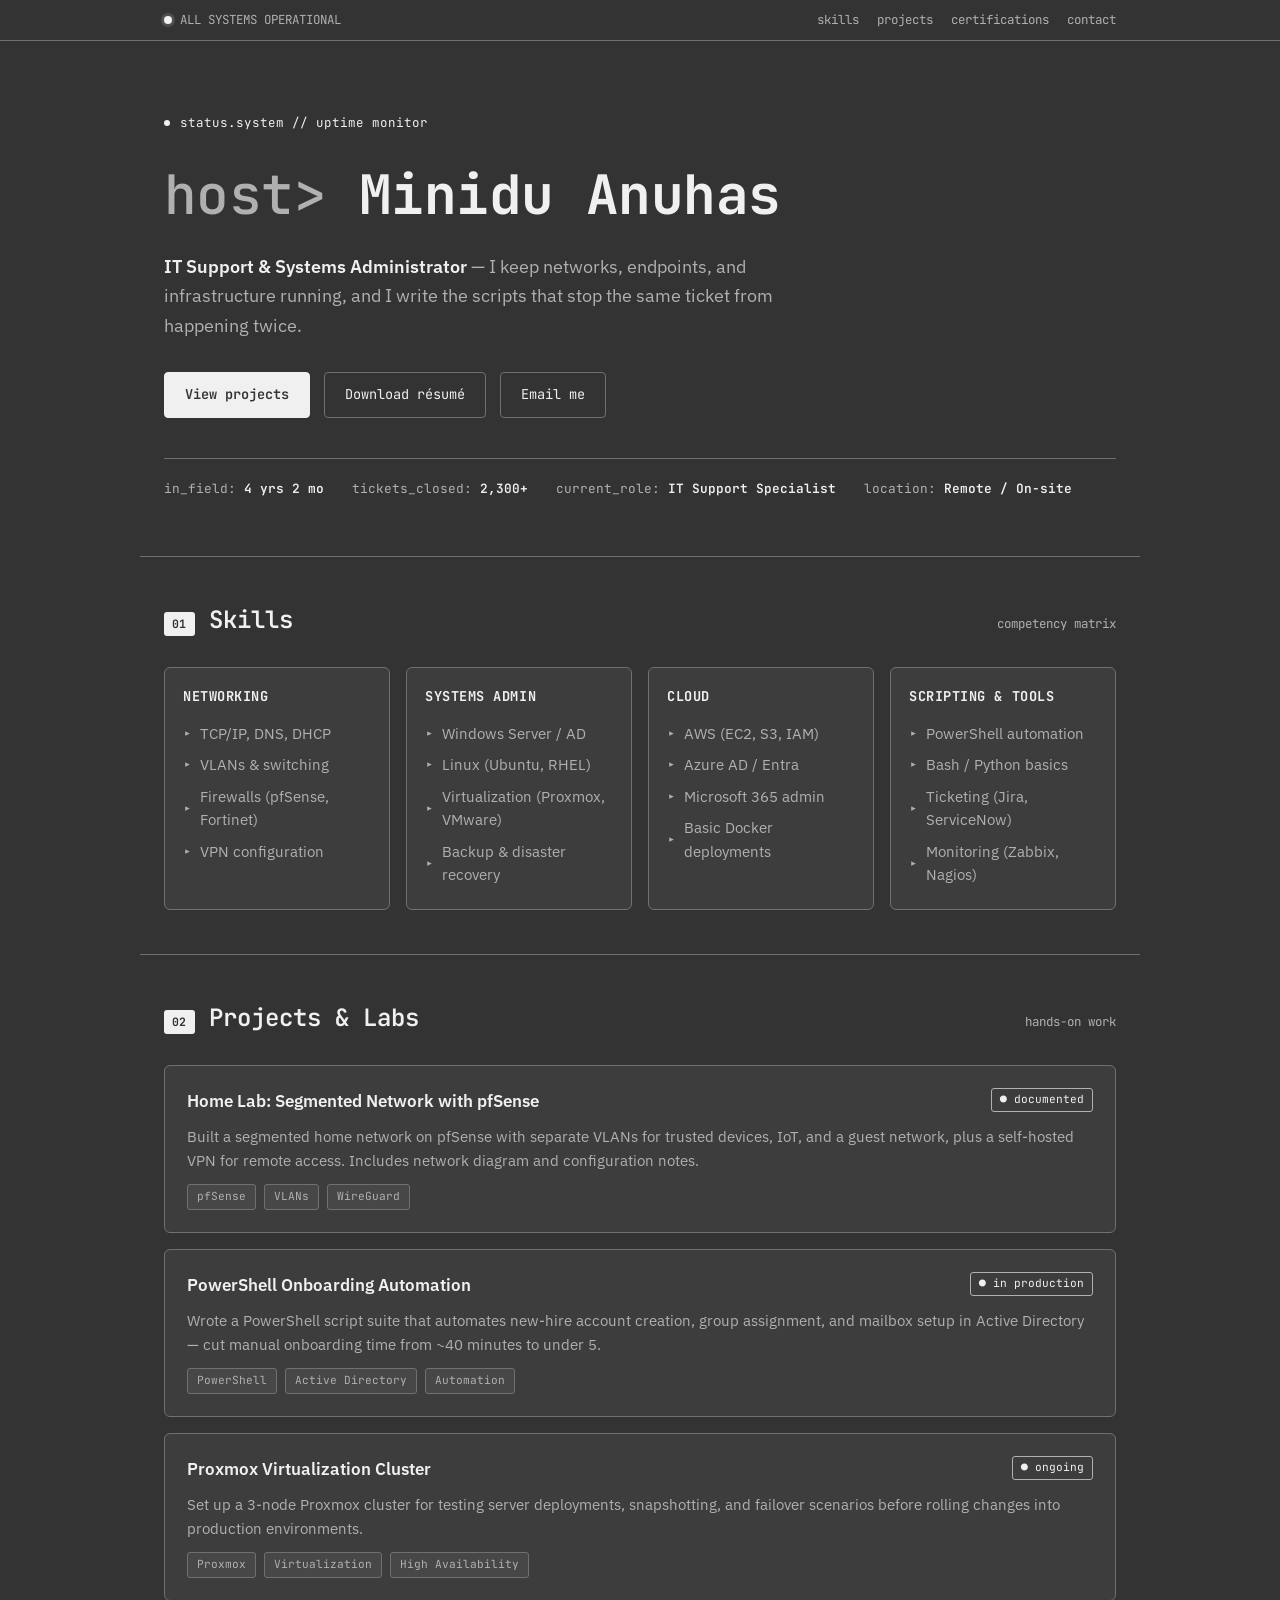
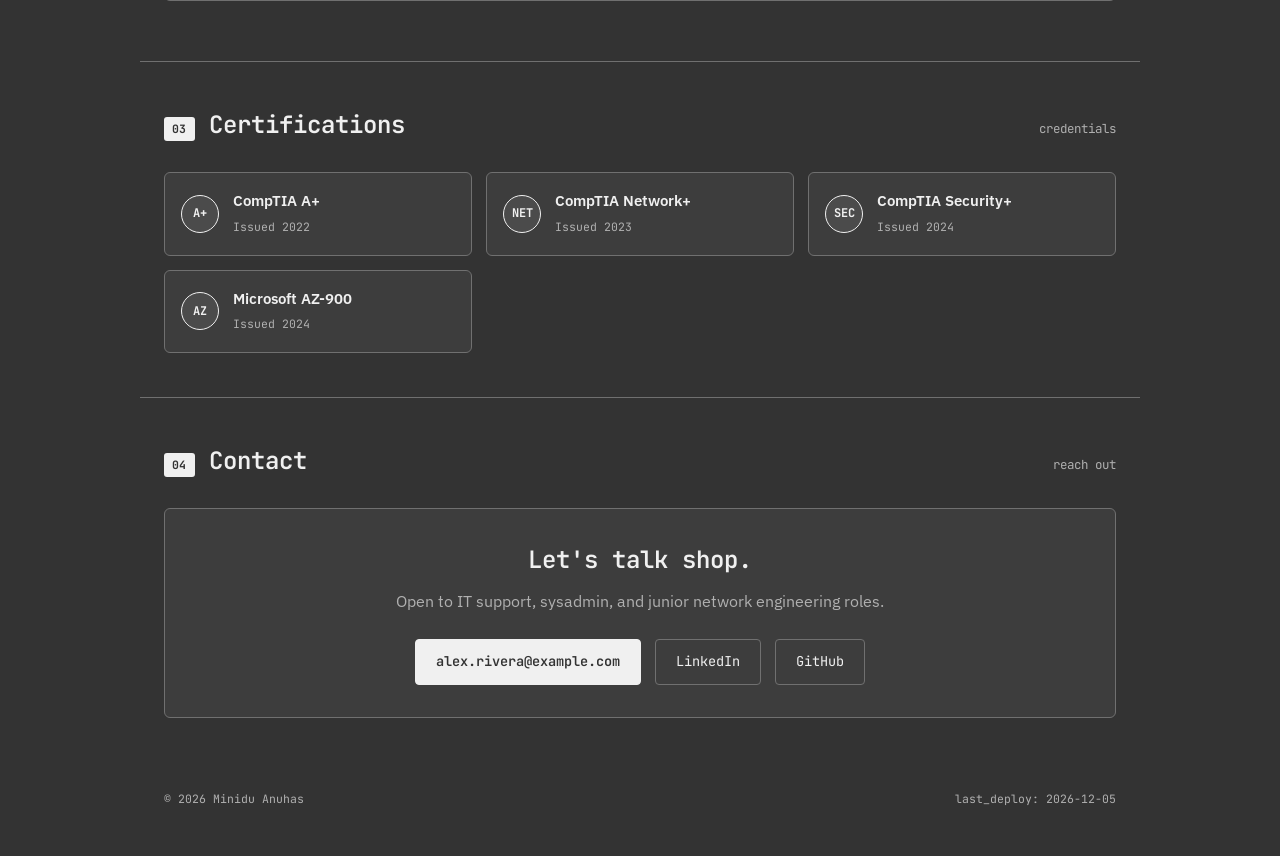
<file: index.html>
<!DOCTYPE html>
<html lang="en">
<head>
<meta charset="UTF-8">
<meta name="viewport" content="width=device-width, initial-scale=1.0">
<title>Minidu Anuhas — IT Systems Portfolio</title>
<link rel="preconnect" href="https://fonts.googleapis.com">
<link href="https://fonts.googleapis.com/css2?family=JetBrains+Mono:wght@400;500;600;700&family=IBM+Plex+Sans:wght@400;500;600;700&display=swap" rel="stylesheet">
<link rel="stylesheet" href="style.css">
</head>
<body>

<div class="statusbar">
  <div class="statusbar-inner">
    <div class="statusbar-left">
      <span class="dot"></span>
      <span>ALL SYSTEMS OPERATIONAL</span>
    </div>
    <nav class="statusbar-nav">
      <a href="#skills">skills</a>
      <a href="#projects">projects</a>
      <a href="#certs">certifications</a>
      <a href="#contact">contact</a>
    </nav>
  </div>
</div>

<div class="hero">
  <div class="hero-eyebrow">status.system // uptime monitor</div>
  <h1><span class="prompt">host&gt;</span> Minidu Anuhas</h1>
  <p class="hero-role">
    <strong>IT Support &amp; Systems Administrator</strong> — I keep networks, endpoints,
    and infrastructure running, and I write the scripts that stop the same ticket
    from happening twice.
  </p>
  <div class="hero-actions">
    <a href="#projects" class="btn btn-primary">View projects</a>
    <a href="resume.pdf" class="btn btn-ghost">Download résumé</a>
    <a href="mailto:alex.rivera@example.com" class="btn btn-ghost">Email me</a>
  </div>
  <div class="uptime">
    <div>in_field: <span>4 yrs 2 mo</span></div>
    <div>tickets_closed: <span>2,300+</span></div>
    <div>current_role: <span>IT Support Specialist</span></div>
    <div>location: <span>Remote / On-site</span></div>
  </div>
</div>

<section id="skills">
  <div class="section-head">
    <span class="section-tag">01</span>
    <h2>Skills</h2>
    <span class="section-sub">competency matrix</span>
  </div>
  <div class="skills-grid">
    <div class="skill-card">
      <h3>Networking</h3>
      <ul>
        <li>TCP/IP, DNS, DHCP</li>
        <li>VLANs &amp; switching</li>
        <li>Firewalls (pfSense, Fortinet)</li>
        <li>VPN configuration</li>
      </ul>
    </div>
    <div class="skill-card">
      <h3>Systems Admin</h3>
      <ul>
        <li>Windows Server / AD</li>
        <li>Linux (Ubuntu, RHEL)</li>
        <li>Virtualization (Proxmox, VMware)</li>
        <li>Backup &amp; disaster recovery</li>
      </ul>
    </div>
    <div class="skill-card">
      <h3>Cloud</h3>
      <ul>
        <li>AWS (EC2, S3, IAM)</li>
        <li>Azure AD / Entra</li>
        <li>Microsoft 365 admin</li>
        <li>Basic Docker deployments</li>
      </ul>
    </div>
    <div class="skill-card">
      <h3>Scripting &amp; Tools</h3>
      <ul>
        <li>PowerShell automation</li>
        <li>Bash / Python basics</li>
        <li>Ticketing (Jira, ServiceNow)</li>
        <li>Monitoring (Zabbix, Nagios)</li>
      </ul>
    </div>
  </div>
</section>

<section id="projects">
  <div class="section-head">
    <span class="section-tag">02</span>
    <h2>Projects &amp; Labs</h2>
    <span class="section-sub">hands-on work</span>
  </div>

  <div class="project">
    <div class="project-top">
      <h3>Home Lab: Segmented Network with pfSense</h3>
      <span class="project-status">● documented</span>
    </div>
    <p>
      Built a segmented home network on pfSense with separate VLANs for
      trusted devices, IoT, and a guest network, plus a self-hosted VPN
      for remote access. Includes network diagram and configuration notes.
    </p>
    <div class="project-meta">
      <span class="tag">pfSense</span>
      <span class="tag">VLANs</span>
      <span class="tag">WireGuard</span>
    </div>
  </div>

  <div class="project">
    <div class="project-top">
      <h3>PowerShell Onboarding Automation</h3>
      <span class="project-status">● in production</span>
    </div>
    <p>
      Wrote a PowerShell script suite that automates new-hire account
      creation, group assignment, and mailbox setup in Active Directory —
      cut manual onboarding time from ~40 minutes to under 5.
    </p>
    <div class="project-meta">
      <span class="tag">PowerShell</span>
      <span class="tag">Active Directory</span>
      <span class="tag">Automation</span>
    </div>
  </div>

  <div class="project">
    <div class="project-top">
      <h3>Proxmox Virtualization Cluster</h3>
      <span class="project-status">● ongoing</span>
    </div>
    <p>
      Set up a 3-node Proxmox cluster for testing server deployments,
      snapshotting, and failover scenarios before rolling changes into
      production environments.
    </p>
    <div class="project-meta">
      <span class="tag">Proxmox</span>
      <span class="tag">Virtualization</span>
      <span class="tag">High Availability</span>
    </div>
  </div>
</section>

<section id="certs">
  <div class="section-head">
    <span class="section-tag">03</span>
    <h2>Certifications</h2>
    <span class="section-sub">credentials</span>
  </div>
  <div class="certs">
    <div class="cert">
      <div class="cert-badge">A+</div>
      <div>
        <h4>CompTIA A+</h4>
        <span>Issued 2022</span>
      </div>
    </div>
    <div class="cert">
      <div class="cert-badge">NET</div>
      <div>
        <h4>CompTIA Network+</h4>
        <span>Issued 2023</span>
      </div>
    </div>
    <div class="cert">
      <div class="cert-badge">SEC</div>
      <div>
        <h4>CompTIA Security+</h4>
        <span>Issued 2024</span>
      </div>
    </div>
    <div class="cert">
      <div class="cert-badge">AZ</div>
      <div>
        <h4>Microsoft AZ-900</h4>
        <span>Issued 2024</span>
      </div>
    </div>
  </div>
</section>

<section id="contact">
  <div class="section-head">
    <span class="section-tag">04</span>
    <h2>Contact</h2>
    <span class="section-sub">reach out</span>
  </div>
  <div class="contact-panel">
    <h2>Let's talk shop.</h2>
    <p>Open to IT support, sysadmin, and junior network engineering roles.</p>
    <div class="contact-links">
      <a href="mailto:alex.rivera@example.com" class="btn btn-primary">alex.rivera@example.com</a>
      <a href="https://linkedin.com/in/yourname" class="btn btn-ghost">LinkedIn</a>
      <a href="https://github.com/yourname" class="btn btn-ghost">GitHub</a>
    </div>
  </div>
</section>

<footer>
  <span>© 2026 Minidu Anuhas</span>
  <span id="clock"></span>
</footer>


<script src="script.js"></script>
</body>
</html>
</file>
<file: style.css>
:root{
    --bg: #333333;
    --panel: #3D3D3D;
    --panel-2: #474747;
    --border: #707070;
    --text: #F0F0F0;
    --muted: #B0B0B0;
    --accent: #F0F0F0;
    --accent-dim: #B0B0B0;
    --warn: #F0F0F0;
    --mono: 'JetBrains Mono', monospace;
    --sans: 'IBM Plex Sans', sans-serif;
  }
  *{ box-sizing: border-box; margin:0; padding:0; }
  html{ scroll-behavior:smooth; }
  body{
    background: var(--bg);
    color: var(--text);
    font-family: var(--sans);
    line-height: 1.6;
    -webkit-font-smoothing: antialiased;
  }
  a{ color:inherit; }

  /* ---------- top status bar ---------- */
  .statusbar{
    position: sticky; top:0; z-index:50;
    background: rgba(51,51,51,0.92);
    backdrop-filter: blur(8px);
    border-bottom: 1px solid var(--border);
    font-family: var(--mono);
    font-size: 0.78rem;
    color: var(--muted);
  }
  .statusbar-inner{
    max-width: 1000px; margin:0 auto; padding: 10px 24px;
    display:flex; align-items:center; justify-content:space-between;
    flex-wrap: wrap; gap: 8px;
  }
  .statusbar-left{ display:flex; align-items:center; gap:8px; }
  .dot{
    width:8px; height:8px; border-radius:50%;
    background: var(--accent);
    box-shadow: 0 0 0 3px rgba(240,240,240,0.15);
    display:inline-block;
    animation: pulse 2.4s ease-in-out infinite;
  }
  @keyframes pulse{
    0%,100%{ opacity:1; }
    50%{ opacity:0.45; }
  }
  .statusbar-nav{ display:flex; gap:18px; }
  .statusbar-nav a{ text-decoration:none; color:var(--muted); transition: color .15s ease; }
  .statusbar-nav a:hover{ color: var(--accent); }

  /* ---------- hero ---------- */
  .hero{
    max-width: 1000px; margin: 0 auto;
    padding: 72px 24px 56px;
  }
  .hero-eyebrow{
    font-family: var(--mono);
    font-size: 0.78rem;
    color: var(--accent);
    letter-spacing: 0.08em;
    margin-bottom: 18px;
    display:flex; align-items:center; gap:10px;
  }
  .hero-eyebrow::before{
    content:'';
    width:6px; height:6px; border-radius:50%;
    background: var(--accent);
  }
  h1{
    font-family: var(--mono);
    font-size: clamp(2.1rem, 5vw, 3.4rem);
    font-weight: 700;
    letter-spacing: -0.01em;
    margin-bottom: 14px;
  }
  h1 .prompt{ color: var(--muted); font-weight: 500; }
  .hero-role{
    font-size: 1.15rem;
    color: var(--muted);
    max-width: 620px;
    margin-bottom: 32px;
  }
  .hero-role strong{ color: var(--text); font-weight: 600; }

  .hero-actions{ display:flex; gap:14px; flex-wrap:wrap; margin-bottom: 40px; }
  .btn{
    font-family: var(--mono);
    font-size: 0.85rem;
    padding: 11px 20px;
    border-radius: 4px;
    text-decoration:none;
    border: 1px solid var(--border);
    transition: all .15s ease;
  }
  .btn-primary{
    background: var(--accent);
    color: #333333;
    border-color: var(--accent);
    font-weight: 600;
  }
  .btn-primary:hover{ background: #D0D0D0; }
  .btn-ghost{ color: var(--text); }
  .btn-ghost:hover{ border-color: var(--accent); color: var(--accent); }

  /* uptime strip */
  .uptime{
    font-family: var(--mono);
    font-size: 0.8rem;
    color: var(--muted);
    border-top: 1px solid var(--border);
    padding-top: 20px;
    display:flex; gap: 28px; flex-wrap: wrap;
  }
  .uptime span{ color: var(--accent); font-weight:600; }

  /* ---------- section shell ---------- */
  section{
    max-width: 1000px; margin: 0 auto;
    padding: 44px 24px;
    border-top: 1px solid var(--border);
  }
  .section-head{
    display:flex; align-items:baseline; gap:14px;
    margin-bottom: 28px;
  }
  .section-tag{
    font-family: var(--mono);
    font-size: 0.72rem;
    color: var(--bg);
    background: var(--accent);
    padding: 3px 8px;
    border-radius: 3px;
    font-weight: 700;
    letter-spacing: 0.04em;
  }
  h2{
    font-family: var(--mono);
    font-size: 1.5rem;
    font-weight: 600;
  }
  .section-sub{
    font-family: var(--mono);
    font-size: 0.78rem;
    color: var(--muted);
    margin-left: auto;
  }

  /* ---------- skills ---------- */
  .skills-grid{
    display:grid;
    grid-template-columns: repeat(auto-fit, minmax(220px, 1fr));
    gap: 16px;
  }
  .skill-card{
    background: var(--panel);
    border: 1px solid var(--border);
    border-radius: 6px;
    padding: 18px;
  }
  .skill-card h3{
    font-family: var(--mono);
    font-size: 0.85rem;
    color: var(--accent);
    margin-bottom: 10px;
    text-transform: uppercase;
    letter-spacing: 0.04em;
  }
  .skill-card ul{ list-style:none; }
  .skill-card li{
    font-size: 0.92rem;
    color: var(--muted);
    padding: 4px 0;
    display:flex; align-items:center; gap:8px;
  }
  .skill-card li::before{
    content:'▸';
    color: var(--accent-dim);
    font-family: var(--mono);
  }

  /* ---------- projects ---------- */
  .project{
    background: var(--panel);
    border: 1px solid var(--border);
    border-radius: 6px;
    padding: 22px;
    margin-bottom: 16px;
  }
  .project-top{
    display:flex; justify-content:space-between; align-items:flex-start;
    gap: 12px; margin-bottom: 10px; flex-wrap: wrap;
  }
  .project h3{ font-size: 1.05rem; font-weight: 600; }
  .project-status{
    font-family: var(--mono);
    font-size: 0.7rem;
    color: var(--accent);
    border: 1px solid var(--accent-dim);
    padding: 2px 8px;
    border-radius: 3px;
    white-space: nowrap;
  }
  .project p{ color: var(--muted); font-size: 0.92rem; margin-bottom: 12px; }
  .project-meta{
    display:flex; gap: 8px; flex-wrap: wrap;
  }
  .tag{
    font-family: var(--mono);
    font-size: 0.7rem;
    color: var(--muted);
    background: var(--panel-2);
    border: 1px solid var(--border);
    padding: 3px 9px;
    border-radius: 3px;
  }

  /* ---------- certs ---------- */
  .certs{
    display:grid;
    grid-template-columns: repeat(auto-fit, minmax(240px, 1fr));
    gap: 14px;
  }
  .cert{
    display:flex; align-items:center; gap:14px;
    background: var(--panel);
    border: 1px solid var(--border);
    border-radius: 6px;
    padding: 16px;
  }
  .cert-badge{
    width: 38px; height: 38px; flex-shrink:0;
    border-radius: 50%;
    background: rgba(240,240,240,0.08);
    border: 1px solid var(--warn);
    display:flex; align-items:center; justify-content:center;
    font-family: var(--mono);
    color: var(--warn);
    font-size: 0.75rem;
    font-weight: 700;
  }
  .cert h4{ font-size: 0.92rem; font-weight: 600; }
  .cert span{ font-family: var(--mono); font-size: 0.72rem; color: var(--muted); }

  /* ---------- contact ---------- */
  .contact-panel{
    background: var(--panel);
    border: 1px solid var(--border);
    border-radius: 6px;
    padding: 32px;
    text-align:center;
  }
  .contact-panel h2{ margin-bottom: 10px; }
  .contact-panel p{ color: var(--muted); margin-bottom: 24px; }
  .contact-links{ display:flex; gap:14px; justify-content:center; flex-wrap:wrap; }

  footer{
    max-width: 1000px; margin: 0 auto;
    padding: 28px 24px 48px;
    font-family: var(--mono);
    font-size: 0.72rem;
    color: var(--muted);
    display:flex; justify-content:space-between; flex-wrap:wrap; gap:10px;
  }

  @media (max-width: 600px){
    .statusbar-nav{ display:none; }
    .section-sub{ display:none; }
  }
</file>
